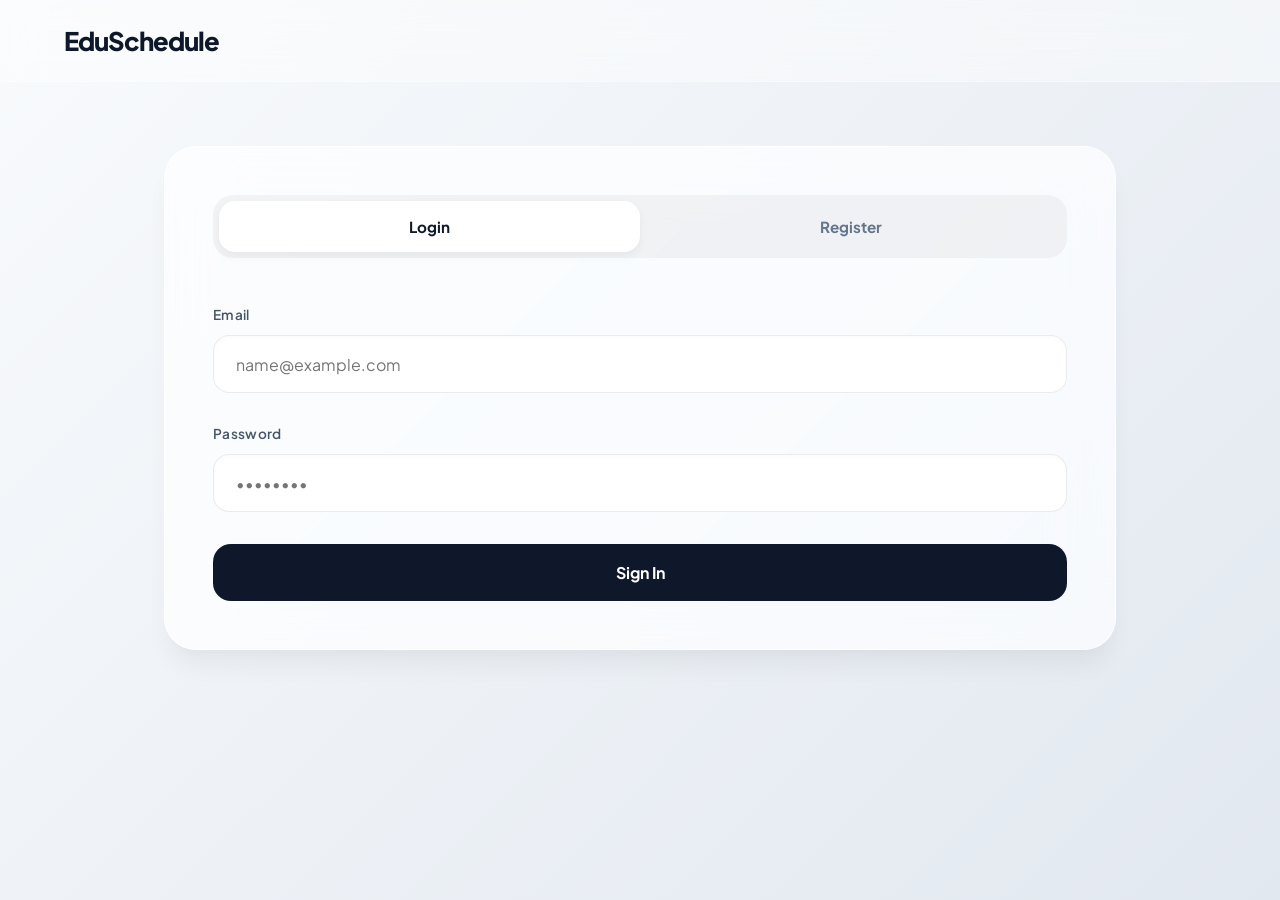
<file: frontend/index.html>
<!DOCTYPE html>
<html lang="en">
<head>
    <meta charset="UTF-8">
    <meta name="viewport" content="width=device-width, initial-scale=1.0">
    <title>EduSchedule - Login & Registration</title>
    <link rel="stylesheet" href="css/styles.css">
</head>
<body>
    <div id="loader"><div class="spinner"></div></div>

    <header>
        <div class="logo">EduSchedule</div>
    </header>

    <main class="container">
        <div class="auth-container glass-card">
            <div class="auth-tabs">
                <div class="auth-tab active" id="loginTab" onclick="showTab('login')">Login</div>
                <div class="auth-tab" id="registerTab" onclick="showTab('register')">Register</div>
            </div>

            <div id="authAlert" class="alert"></div>

            <!-- Login Form -->
            <form id="loginForm">
                <div class="input-group">
                    <label for="loginEmail">Email</label>
                    <input type="email" id="loginEmail" required placeholder="name@example.com">
                </div>
                <div class="input-group">
                    <label for="loginPassword">Password</label>
                    <input type="password" id="loginPassword" required placeholder="••••••••">
                </div>
                <button type="submit" class="btn btn-primary" style="width: 100%;">Sign In</button>
            </form>

            <!-- Register Form -->
            <form id="registerForm" style="display: none;">
                <div class="input-group">
                    <label for="regUsername">Username</label>
                    <input type="text" id="regUsername" required placeholder="johndoe">
                </div>
                <div class="input-group">
                    <label for="regEmail">Email</label>
                    <input type="email" id="regEmail" required placeholder="name@example.com">
                </div>
                <div class="input-group">
                    <label for="regFullName">Full Name</label>
                    <input type="text" id="regFullName" required placeholder="John Doe">
                </div>
                <div class="input-group">
                    <label for="regPassword">Password</label>
                    <input type="password" id="regPassword" required placeholder="••••••••">
                </div>
                <div class="input-group">
                    <label for="regRole">I am a...</label>
                    <select id="regRole" required>
                        <option value="STUDENT">Student</option>
                        <option value="TEACHER">Teacher</option>
                    </select>
                </div>
                <button type="submit" class="btn btn-primary" style="width: 100%;">Create Account</button>
            </form>
        </div>
    </main>

    <script src="js/api.js"></script>
    <script>
        function showTab(type) {
            const loginForm = document.getElementById('loginForm');
            const registerForm = document.getElementById('registerForm');
            const loginTab = document.getElementById('loginTab');
            const registerTab = document.getElementById('registerTab');

            if (type === 'login') {
                loginForm.style.display = 'block';
                registerForm.style.display = 'none';
                loginTab.classList.add('active');
                registerTab.classList.remove('active');
            } else {
                loginForm.style.display = 'none';
                registerForm.style.display = 'block';
                loginTab.classList.remove('active');
                registerTab.classList.add('active');
            }
        }

        // Login Logic
        document.getElementById('loginForm').addEventListener('submit', async (e) => {
            e.preventDefault();
            ui.showLoader();
            
            try {
                const email = document.getElementById('loginEmail').value;
                const password = document.getElementById('loginPassword').value;

                const response = await api.post('/Auth/login', { email, password });
                
                auth.saveToken(response.token, {
                    userId: response.userId,
                    username: response.username,
                    fullName: response.fullName,
                    roles: response.roles
                });

                // Redirect based on role
                const role = response.roles[0];
                if (role === 'ADMIN') window.location.href = 'admin_semester.html';
                else if (role === 'TEACHER') window.location.href = 'teacher_availability.html';
                else if (role === 'STUDENT') window.location.href = 'student_schedule.html';
                else alert('Role not recognized. Please contact admin.');
            } catch (error) {
                ui.showAlert('authAlert', error.message);
                ui.hideLoader();
            }
        });

        // Register Logic
        document.getElementById('registerForm').addEventListener('submit', async (e) => {
            e.preventDefault();
            ui.showLoader();

            try {
                const body = {
                    username: document.getElementById('regUsername').value,
                    email: document.getElementById('regEmail').value,
                    fullName: document.getElementById('regFullName').value,
                    password: document.getElementById('regPassword').value,
                    roleCode: document.getElementById('regRole').value
                };

                await api.post('/Auth/register', body);
                ui.showAlert('authAlert', 'Registration successful! Please login.', 'success');
                showTab('login');
                ui.hideLoader();
            } catch (error) {
                ui.showAlert('authAlert', error.message);
                ui.hideLoader();
            }
        });

        // Check if already logged in
        if (auth.isLoggedIn()) {
            const user = auth.getUser();
            if (user.roles.includes('ADMIN')) window.location.href = 'admin_semester.html';
            else if (user.roles.includes('TEACHER')) window.location.href = 'teacher_availability.html';
        }
    </script>
</body>
</html>
</file>
<file: frontend/css/styles.css>
@import url('https://fonts.googleapis.com/css2?family=Plus+Jakarta+Sans:wght@300;400;500;600;700;800&display=swap');

:root {
    --primary: #4f46e5;
    --primary-light: #818cf8;
    --secondary: #ec4899;
    --bg-main: #ffffff;
    --text-main: #1e293b;
    --text-muted: #64748b;
    --card-bg: rgba(255, 255, 255, 0.7);
    --card-border: rgba(255, 255, 255, 0.8);
    --shadow-sm: 0 4px 6px -1px rgba(0, 0, 0, 0.1), 0 2px 4px -1px rgba(0, 0, 0, 0.06);
    --shadow-lg: 0 20px 25px -5px rgba(0, 0, 0, 0.05), 0 10px 10px -5px rgba(0, 0, 0, 0.02);
    --success: #10b981;
    --error: #f43f5e;
}

* {
    margin: 0;
    padding: 0;
    box-sizing: border-box;
    font-family: 'Plus Jakarta Sans', sans-serif;
}

body {
    background-color: var(--bg-main);
    color: var(--text-main);
    min-height: 100vh;
    display: flex;
    flex-direction: column;
    overflow-x: hidden;
    position: relative;
    background: linear-gradient(135deg, #f8fafc 0%, #e2e8f0 100%);
    background-attachment: fixed;
}

/* Layout */
.container {
    max-width: 1000px;
    margin: 0 auto;
    padding: 4rem 1.5rem;
    width: 100%;
}

header {
    background: rgba(255, 255, 255, 0.4);
    backdrop-filter: blur(20px);
    -webkit-backdrop-filter: blur(20px);
    padding: 1.5rem 4rem;
    display: flex;
    justify-content: space-between;
    align-items: center;
    border-bottom: 1px solid rgba(255, 255, 255, 0.3);
    position: sticky;
    top: 0;
    z-index: 100;
}

.logo {
    font-size: 1.6rem;
    font-weight: 800;
    color: #0f172a;
    letter-spacing: -1px;
}

/* Glass Card - SaaS Style */
.glass-card {
    background: var(--card-bg);
    backdrop-filter: blur(30px) saturate(180%);
    -webkit-backdrop-filter: blur(30px) saturate(180%);
    border: 1px solid var(--card-border);
    border-radius: 32px;
    box-shadow: var(--shadow-lg);
    padding: 3rem;
}

/* Inputs */
.input-group {
    margin-bottom: 2rem;
}

.input-group label {
    display: block;
    margin-bottom: 0.75rem;
    font-weight: 600;
    font-size: 0.85rem;
    color: #475569;
    letter-spacing: 0.3px;
}

.input-group input, .input-group select {
    width: 100%;
    padding: 1.1rem 1.4rem;
    border-radius: 16px;
    border: 1px solid rgba(0,0,0,0.08);
    background: white;
    font-size: 1rem;
    color: #1e293b;
    transition: all 0.3s cubic-bezier(0.4, 0, 0.2, 1);
    box-shadow: inset 0 2px 4px 0 rgba(0,0,0,0.02);
}

.input-group input:focus {
    border-color: var(--primary);
    box-shadow: 0 0 0 4px rgba(79, 70, 229, 0.1);
}

/* Buttons */
.btn {
    padding: 1.1rem 2.5rem;
    border-radius: 18px;
    font-weight: 700;
    cursor: pointer;
    transition: all 0.3s ease;
    border: none;
    font-size: 1rem;
    display: inline-flex;
    align-items: center;
    justify-content: center;
}

.btn-primary {
    background: #0f172a;
    color: white;
}

.btn-primary:hover {
    background: #1e293b;
    transform: translateY(-2px);
    box-shadow: 0 10px 20px -10px rgba(15, 23, 42, 0.5);
}

/* Tabs */
.auth-tabs {
    display: flex;
    background: rgba(0,0,0,0.04);
    padding: 6px;
    border-radius: 20px;
    margin-bottom: 3rem;
}

.auth-tab {
    flex: 1;
    text-align: center;
    padding: 1rem;
    cursor: pointer;
    font-weight: 700;
    color: var(--text-muted);
    border-radius: 16px;
    transition: all 0.3s ease;
    font-size: 0.95rem;
}

.auth-tab.active {
    background: white;
    color: #0f172a;
    box-shadow: 0 4px 10px rgba(0,0,0,0.05);
}

/* Teacher Slots */
.slot-grid {
    display: grid;
    grid-template-columns: repeat(auto-fill, minmax(220px, 1fr));
    gap: 1.5rem;
}

.slot-item {
    background: white;
    border: 1px solid rgba(0,0,0,0.05);
    padding: 1.5rem;
    border-radius: 20px;
    box-shadow: var(--shadow-sm);
    transition: all 0.3s ease;
    cursor: pointer;
}

.slot-item:hover {
    transform: translateY(-4px);
    box-shadow: 0 10px 20px rgba(0,0,0,0.04);
}

.slot-item.selected {
    border: 2px solid var(--primary);
    background: rgba(79, 70, 229, 0.03);
}

.slot-item strong {
    display: block;
    font-size: 1.1rem;
    color: #0f172a;
    margin-bottom: 0.3rem;
}

/* Loader Layout Fix */
#loader {
    position: fixed;
    top: 0; left: 0; width: 100%; height: 100%;
    background: rgba(255, 255, 255, 0.7);
    backdrop-filter: blur(10px);
    display: none;
    justify-content: center;
    align-items: center;
    z-index: 9999;
}

.spinner {
    width: 60px;
    height: 60px;
    border: 6px solid #f3f3f3;
    border-top: 6px solid var(--primary);
    border-radius: 50%;
    animation: spin 1s cubic-bezier(0.68, -0.55, 0.27, 1.55) infinite;
    box-shadow: 0 0 15px rgba(79, 70, 229, 0.2);
}

@keyframes spin {
    0% { transform: rotate(0deg); }
    100% { transform: rotate(360deg); }
}
</file>
